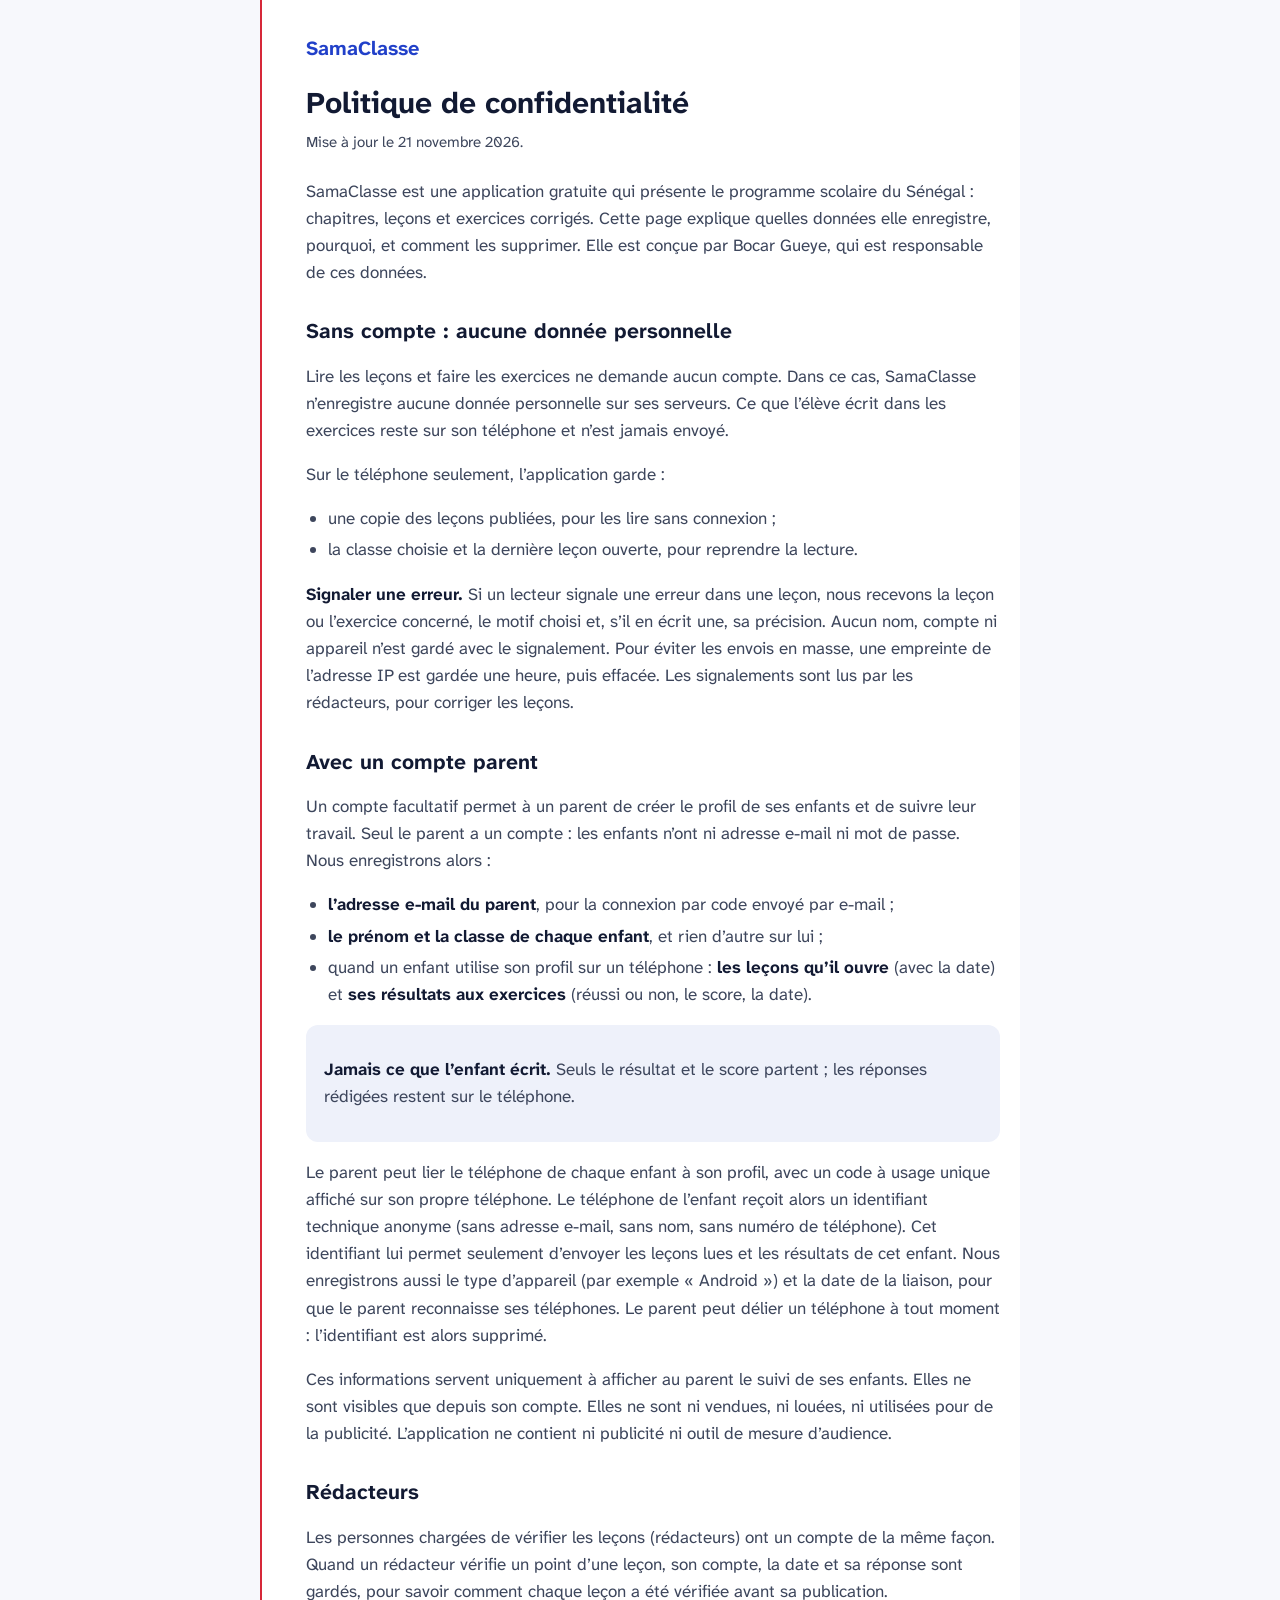
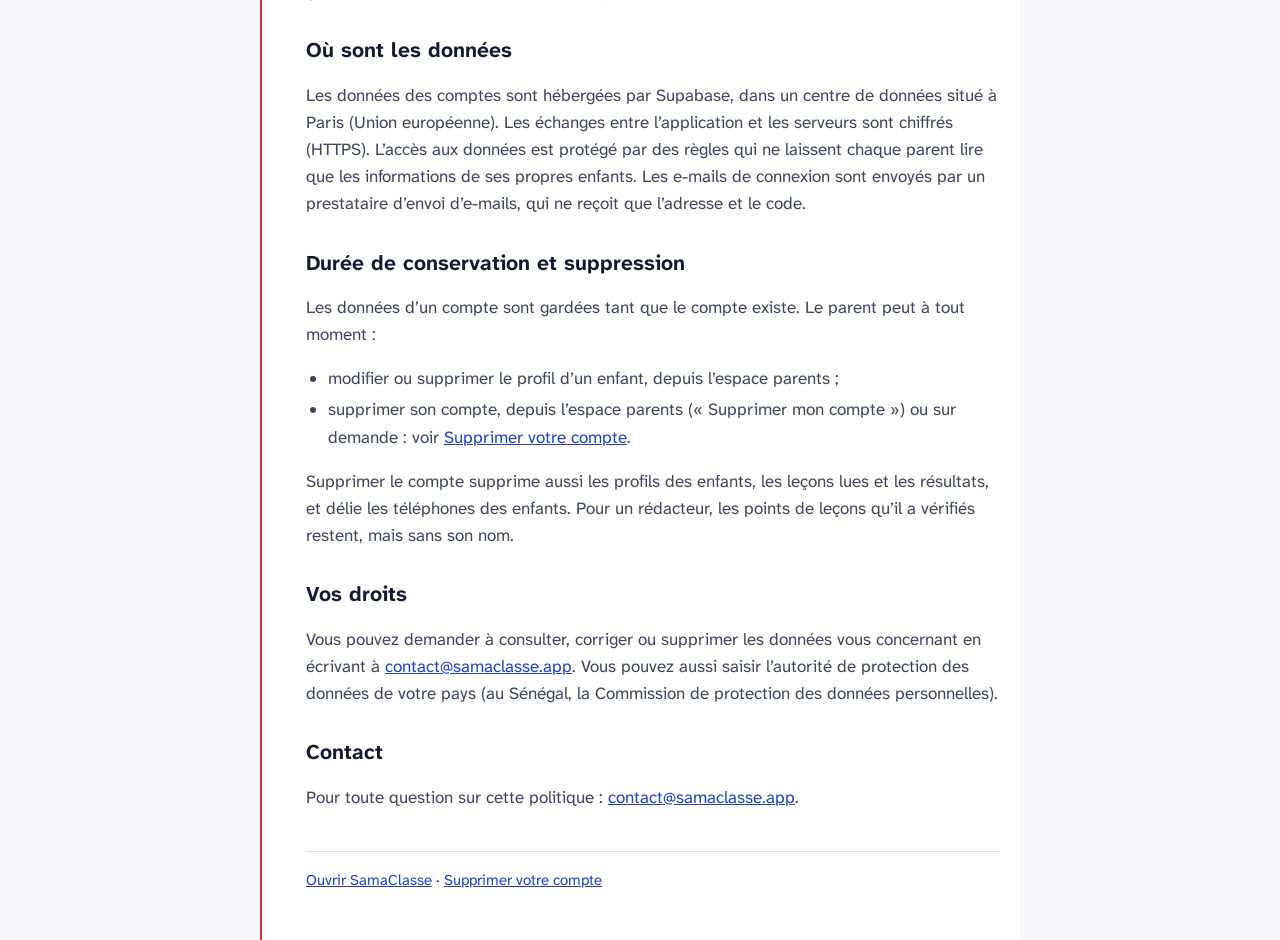
<file: web/confidentialite/index.html>
<!DOCTYPE html>
<html lang="fr">
<head>
  <meta charset="UTF-8">
  <meta name="viewport" content="width=device-width, initial-scale=1">
  <title>Politique de confidentialité – SamaClasse</title>
  <meta name="description" content="Quelles données SamaClasse enregistre, pourquoi, et comment les supprimer.">
  <link rel="icon" type="image/png" href="../favicon.png">
  <link rel="stylesheet" href="../site/site.css">
</head>
<body>
<main>
  <a class="entete" href="../">SamaClasse</a>

  <h1>Politique de confidentialité</h1>
  <p class="date">Mise à jour le 21 novembre 2026.</p>

  <p>
    SamaClasse est une application gratuite qui présente le programme scolaire du Sénégal :
    chapitres, leçons et exercices corrigés. Cette page explique quelles données elle
    enregistre, pourquoi, et comment les supprimer. Elle est conçue par Bocar Gueye, qui est
    responsable de ces données.
  </p>

  <h2>Sans compte : aucune donnée personnelle</h2>
  <p>
    Lire les leçons et faire les exercices ne demande aucun compte. Dans ce cas, SamaClasse
    n’enregistre aucune donnée personnelle sur ses serveurs. Ce que l’élève écrit dans les
    exercices reste sur son téléphone et n’est jamais envoyé.
  </p>
  <p>Sur le téléphone seulement, l’application garde :</p>
  <ul>
    <li>une copie des leçons publiées, pour les lire sans connexion ;</li>
    <li>la classe choisie et la dernière leçon ouverte, pour reprendre la lecture.</li>
  </ul>
  <p>
    <strong>Signaler une erreur.</strong> Si un lecteur signale une erreur dans une leçon, nous
    recevons la leçon ou l’exercice concerné, le motif choisi et, s’il en écrit une, sa précision.
    Aucun nom, compte ni appareil n’est gardé avec le signalement. Pour éviter les envois en masse,
    une empreinte de l’adresse IP est gardée une heure, puis effacée. Les signalements sont lus par
    les rédacteurs, pour corriger les leçons.
  </p>

  <h2>Avec un compte parent</h2>
  <p>
    Un compte facultatif permet à un parent de créer le profil de ses enfants et de suivre
    leur travail. Seul le parent a un compte : les enfants n’ont ni adresse e-mail ni mot de
    passe. Nous enregistrons alors :
  </p>
  <ul>
    <li><strong>l’adresse e-mail du parent</strong>, pour la connexion par code envoyé par e-mail ;</li>
    <li><strong>le prénom et la classe de chaque enfant</strong>, et rien d’autre sur lui ;</li>
    <li>
      quand un enfant utilise son profil sur un téléphone : <strong>les leçons qu’il ouvre</strong>
      (avec la date) et <strong>ses résultats aux exercices</strong> (réussi ou non, le score,
      la date).
    </li>
  </ul>
  <div class="encadre">
    <p>
      <strong>Jamais ce que l’enfant écrit.</strong> Seuls le résultat et le score partent ;
      les réponses rédigées restent sur le téléphone.
    </p>
  </div>
  <p>
    Le parent peut lier le téléphone de chaque enfant à son profil, avec un code à usage unique
    affiché sur son propre téléphone. Le téléphone de l’enfant reçoit alors un identifiant technique
    anonyme (sans adresse e-mail, sans nom, sans numéro de téléphone). Cet identifiant lui permet
    seulement d’envoyer les leçons lues et les résultats de cet enfant. Nous enregistrons aussi le
    type d’appareil (par exemple « Android ») et la date de la liaison, pour que le parent
    reconnaisse ses téléphones. Le parent peut délier un téléphone à tout moment : l’identifiant est
    alors supprimé.
  </p>
  <p>
    Ces informations servent uniquement à afficher au parent le suivi de ses enfants. Elles ne
    sont visibles que depuis son compte. Elles ne sont ni vendues, ni louées, ni utilisées pour
    de la publicité. L’application ne contient ni publicité ni outil de mesure d’audience.
  </p>

  <h2>Rédacteurs</h2>
  <p>
    Les personnes chargées de vérifier les leçons (rédacteurs) ont un compte de la même façon.
    Quand un rédacteur vérifie un point d’une leçon, son compte, la date et sa réponse sont
    gardés, pour savoir comment chaque leçon a été vérifiée avant sa publication.
  </p>

  <h2>Où sont les données</h2>
  <p>
    Les données des comptes sont hébergées par Supabase, dans un centre de données situé à
    Paris (Union européenne). Les échanges entre l’application et les serveurs sont chiffrés
    (HTTPS). L’accès aux données est protégé par des règles qui ne laissent chaque parent lire
    que les informations de ses propres enfants. Les e-mails de connexion sont envoyés par un
    prestataire d’envoi d’e-mails, qui ne reçoit que l’adresse et le code.
  </p>

  <h2>Durée de conservation et suppression</h2>
  <p>
    Les données d’un compte sont gardées tant que le compte existe. Le parent peut à tout
    moment :
  </p>
  <ul>
    <li>modifier ou supprimer le profil d’un enfant, depuis l’espace parents ;</li>
    <li>
      supprimer son compte, depuis l’espace parents (« Supprimer mon compte ») ou sur demande :
      voir <a href="../suppression-compte/">Supprimer votre compte</a>.
    </li>
  </ul>
  <p>
    Supprimer le compte supprime aussi les profils des enfants, les leçons lues et les
    résultats, et délie les téléphones des enfants. Pour un rédacteur, les points de leçons qu’il a vérifiés restent, mais sans
    son nom.
  </p>

  <h2>Vos droits</h2>
  <p>
    Vous pouvez demander à consulter, corriger ou supprimer les données vous concernant en
    écrivant à <a href="mailto:contact@samaclasse.app">contact@samaclasse.app</a>. Vous pouvez
    aussi saisir l’autorité de protection des données de votre pays (au Sénégal, la Commission
    de protection des données personnelles).
  </p>

  <h2>Contact</h2>
  <p>
    Pour toute question sur cette politique :
    <a href="mailto:contact@samaclasse.app">contact@samaclasse.app</a>.
  </p>

  <footer>
    <a href="../">Ouvrir SamaClasse</a> · <a href="../suppression-compte/">Supprimer votre compte</a>
  </footer>
</main>
</body>
</html>
</file>
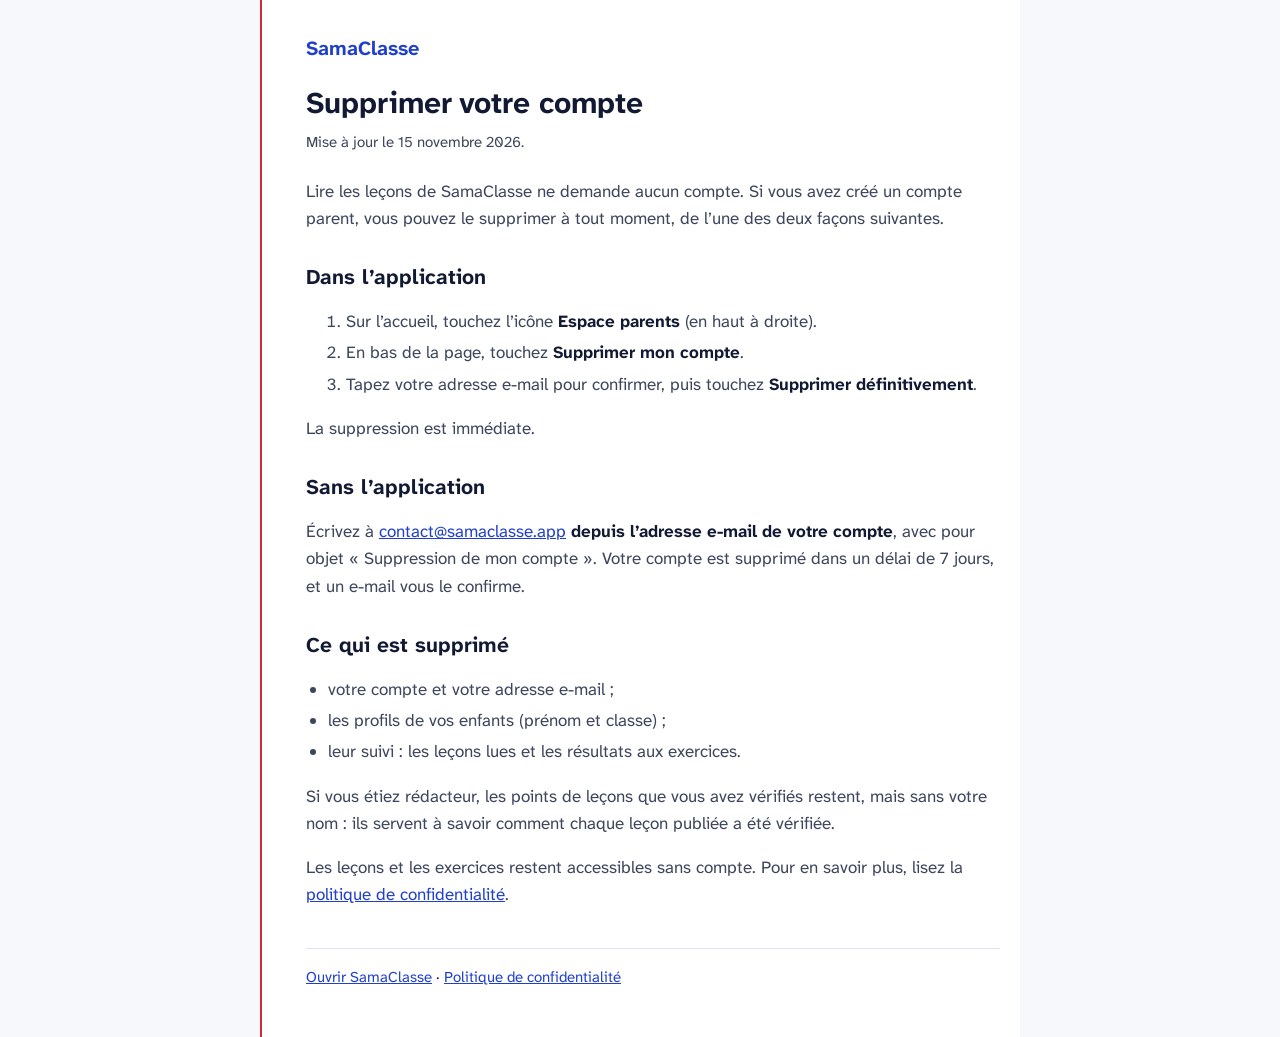
<file: web/suppression-compte/index.html>
<!DOCTYPE html>
<html lang="fr">
<head>
  <meta charset="UTF-8">
  <meta name="viewport" content="width=device-width, initial-scale=1">
  <title>Supprimer votre compte – SamaClasse</title>
  <meta name="description" content="Comment supprimer votre compte SamaClasse et les données de vos enfants.">
  <link rel="icon" type="image/png" href="../favicon.png">
  <link rel="stylesheet" href="../site/site.css">
</head>
<body>
<main>
  <a class="entete" href="../">SamaClasse</a>

  <h1>Supprimer votre compte</h1>
  <p class="date">Mise à jour le 15 novembre 2026.</p>

  <p>
    Lire les leçons de SamaClasse ne demande aucun compte. Si vous avez créé un compte parent,
    vous pouvez le supprimer à tout moment, de l’une des deux façons suivantes.
  </p>

  <h2>Dans l’application</h2>
  <ol>
    <li>Sur l’accueil, touchez l’icône <strong>Espace parents</strong> (en haut à droite).</li>
    <li>En bas de la page, touchez <strong>Supprimer mon compte</strong>.</li>
    <li>Tapez votre adresse e-mail pour confirmer, puis touchez <strong>Supprimer définitivement</strong>.</li>
  </ol>
  <p>La suppression est immédiate.</p>

  <h2>Sans l’application</h2>
  <p>
    Écrivez à <a href="mailto:contact@samaclasse.app?subject=Suppression%20de%20mon%20compte">contact@samaclasse.app</a>
    <strong>depuis l’adresse e-mail de votre compte</strong>, avec pour objet « Suppression de
    mon compte ». Votre compte est supprimé dans un délai de 7 jours, et un e-mail vous le confirme.
  </p>

  <h2>Ce qui est supprimé</h2>
  <ul>
    <li>votre compte et votre adresse e-mail ;</li>
    <li>les profils de vos enfants (prénom et classe) ;</li>
    <li>leur suivi : les leçons lues et les résultats aux exercices.</li>
  </ul>
  <p>
    Si vous étiez rédacteur, les points de leçons que vous avez vérifiés restent, mais sans
    votre nom : ils servent à savoir comment chaque leçon publiée a été vérifiée.
  </p>
  <p>
    Les leçons et les exercices restent accessibles sans compte. Pour en savoir plus, lisez la
    <a href="../confidentialite/">politique de confidentialité</a>.
  </p>

  <footer>
    <a href="../">Ouvrir SamaClasse</a> · <a href="../confidentialite/">Politique de confidentialité</a>
  </footer>
</main>
</body>
</html>
</file>
<file: web/site/site.css>
/* Pages fixes du site samaclasse.app (politique de confidentialité,
   suppression du compte), dans les couleurs de la charte (docs/DESIGN.md).
   Police Atkinson Hyperlegible Next servie par le site lui-même : aucune
   requête vers un service tiers à l'ouverture d'une page. */

@font-face {
  font-family: 'Atkinson Hyperlegible Next';
  src: url('polices/AtkinsonHyperlegibleNext-Regular.ttf') format('truetype');
  font-weight: 400;
  font-display: swap;
}
@font-face {
  font-family: 'Atkinson Hyperlegible Next';
  src: url('polices/AtkinsonHyperlegibleNext-Bold.ttf') format('truetype');
  font-weight: 700;
  font-display: swap;
}

:root {
  --encre: #2140C9;
  --encre-foncee: #16309A;
  --fond: #F7F8FC;
  --papier: #FFFFFF;
  --marge: #D62839;
  --texte: #121A33;
  --texte-doux: #3D465C;
  --bordure: #DCE2F3;
}

* { box-sizing: border-box; }

body {
  margin: 0;
  background: var(--fond);
  color: var(--texte);
  font-family: 'Atkinson Hyperlegible Next', system-ui, sans-serif;
  font-size: 17px;
  line-height: 1.6;
}

/* Page de cahier : fond blanc et marge rouge à gauche. */
main {
  max-width: 760px;
  margin: 0 auto;
  padding: 32px 20px 48px 44px;
  background: var(--papier);
  min-height: 100vh;
  border-left: 2px solid var(--marge);
}

.entete {
  font-weight: 700;
  font-size: 20px;
  color: var(--encre);
  text-decoration: none;
}

h1 { font-size: 30px; line-height: 1.25; margin: 20px 0 8px; }
h2 { font-size: 21px; line-height: 1.3; margin: 32px 0 8px; }
p, li { color: var(--texte-doux); }
ul { padding-left: 22px; }
li { margin: 4px 0; }
strong { color: var(--texte); }

a { color: var(--encre); }
a:hover { color: var(--encre-foncee); }
a:focus-visible { outline: 3px solid var(--encre); outline-offset: 2px; }

.date { font-size: 15px; color: var(--texte-doux); margin: 0 0 24px; }

.encadre {
  background: #EEF1FA;
  border-radius: 12px;
  padding: 14px 18px;
  margin: 16px 0;
}

footer {
  margin-top: 40px;
  padding-top: 16px;
  border-top: 1px solid var(--bordure);
  font-size: 15px;
}

@media (max-width: 480px) {
  main { padding: 24px 16px 40px 28px; }
  h1 { font-size: 26px; }
}
</file>
